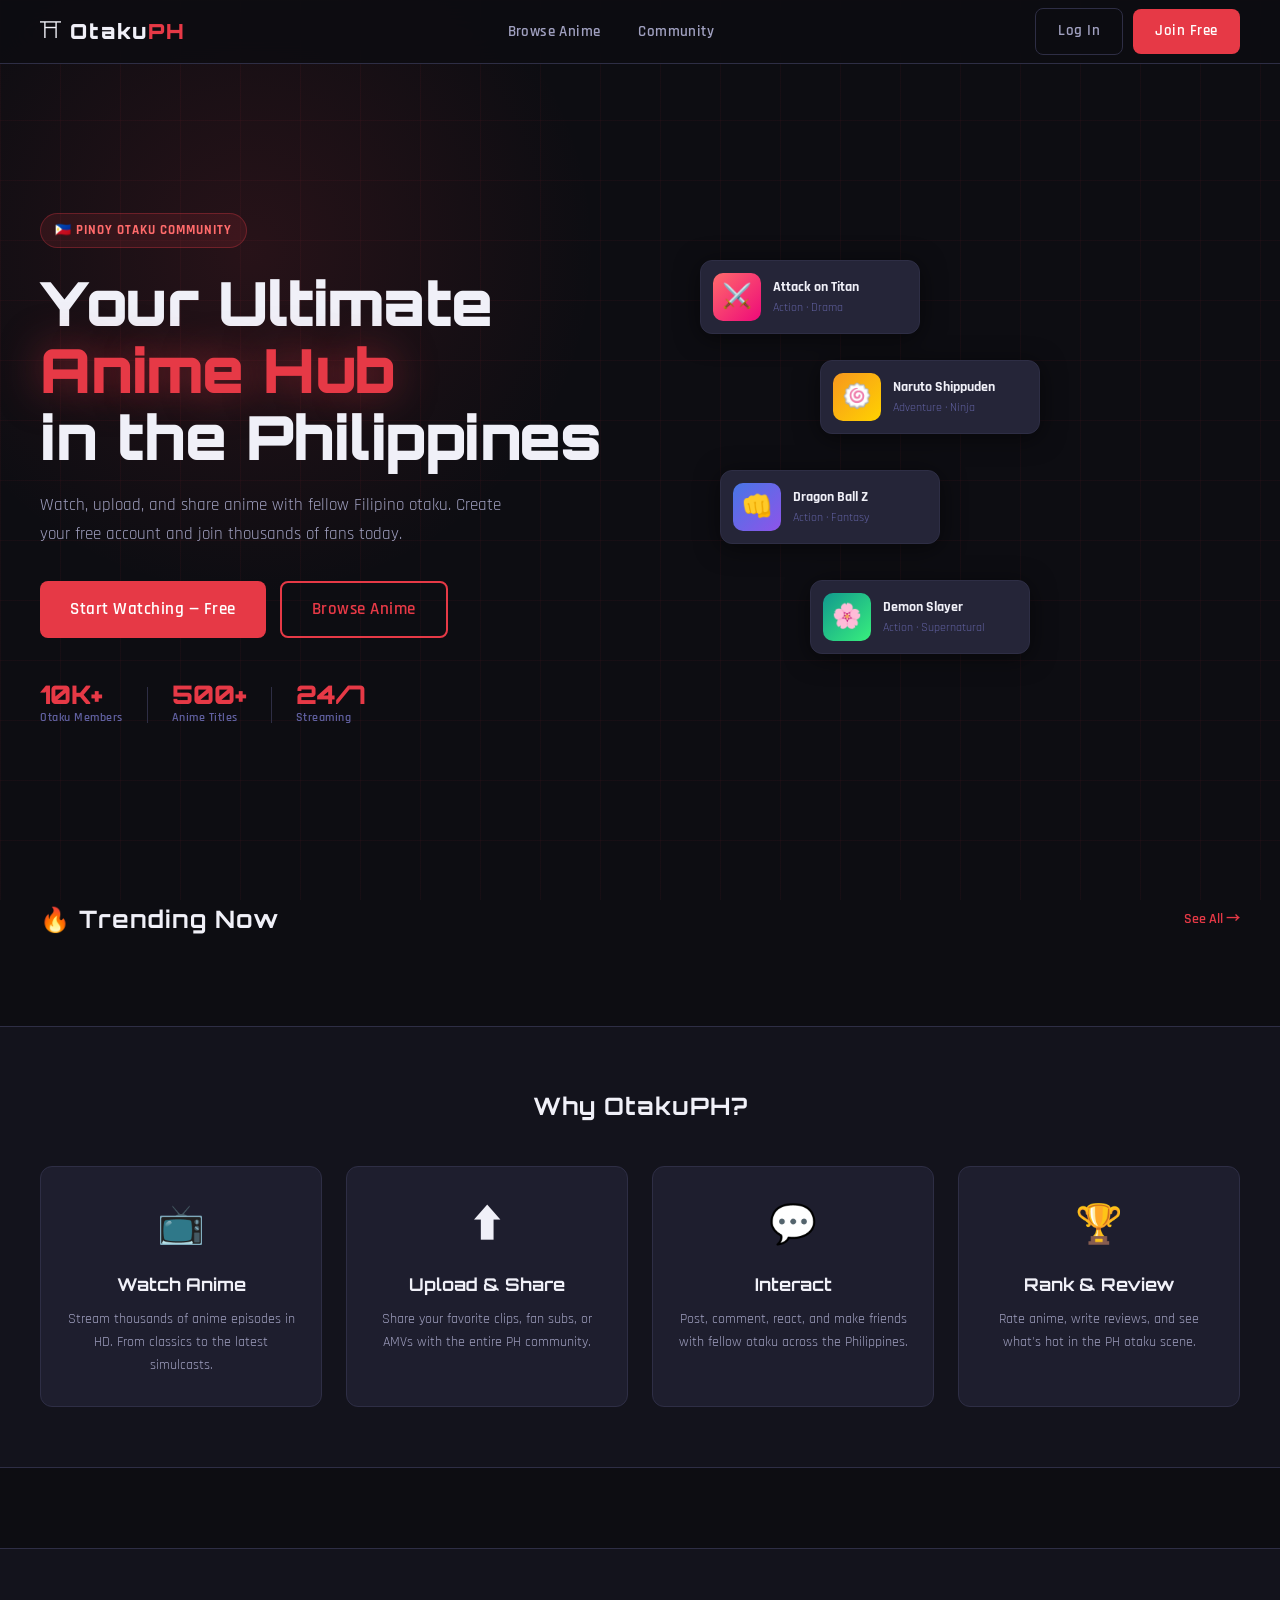
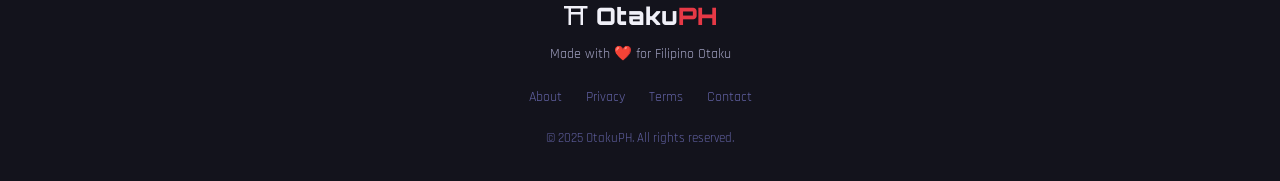
<file: index.html>
<!DOCTYPE html>
<html lang="en">
<head>
  <meta charset="UTF-8" />
  <meta name="viewport" content="width=device-width, initial-scale=1.0"/>
  <title>OtakuPH — Your Anime Community</title>
  <link rel="stylesheet" href="css/main.css" />
  <link rel="stylesheet" href="css/home.css" />
  <link rel="preconnect" href="https://fonts.googleapis.com">
  <link href="https://fonts.googleapis.com/css2?family=Rajdhani:wght@400;600;700&family=Noto+Sans+JP:wght@400;700&family=Orbitron:wght@700;900&display=swap" rel="stylesheet">
</head>
<body class="page-home">

  <!-- NAVBAR -->
  <nav class="navbar" id="navbar">
    <div class="nav-logo">
      <span class="logo-icon">⛩</span>
      <span class="logo-text">Otaku<span class="accent">PH</span></span>
    </div>
    <div class="nav-links" id="navLinks">
      <a href="browse.html" class="nav-link">Browse Anime</a>
      <a href="community.html" class="nav-link">Community</a>
      <a href="upload.html" class="nav-link nav-link--upload" id="uploadNavLink" style="display:none;">Upload</a>
    </div>
    <div class="nav-auth" id="navAuth">
      <a href="login.html" class="btn btn-ghost">Log In</a>
      <a href="register.html" class="btn btn-primary">Join Free</a>
    </div>
    <div class="nav-user" id="navUser" style="display:none;">
      <a href="upload.html" class="btn btn-ghost">⬆ Upload</a>
      <div class="avatar-menu">
        <div class="avatar" id="userAvatar">?</div>
        <div class="dropdown" id="userDropdown">
          <span class="dropdown-name" id="dropdownName">User</span>
          <a href="profile.html" class="dropdown-item">My Profile</a>
          <a href="community.html" class="dropdown-item">Community</a>
          <hr class="dropdown-divider"/>
          <button class="dropdown-item dropdown-logout" id="logoutBtn">Log Out</button>
        </div>
      </div>
    </div>
    <button class="hamburger" id="hamburger">☰</button>
  </nav>

  <!-- HERO -->
  <section class="hero">
    <div class="hero-bg">
      <div class="sakura" id="sakuraContainer"></div>
      <div class="hero-grid"></div>
    </div>
    <div class="hero-content">
      <div class="hero-badge">🇵🇭 Pinoy Otaku Community</div>
      <h1 class="hero-title">
        Your Ultimate<br/>
        <span class="title-accent">Anime Hub</span><br/>
        in the Philippines
      </h1>
      <p class="hero-sub">Watch, upload, and share anime with fellow Filipino otaku. Create your free account and join thousands of fans today.</p>
      <div class="hero-cta">
        <a href="register.html" class="btn btn-primary btn-lg">Start Watching — Free</a>
        <a href="browse.html" class="btn btn-outline btn-lg">Browse Anime</a>
      </div>
      <div class="hero-stats">
        <div class="stat"><span class="stat-num">10K+</span><span class="stat-label">Otaku Members</span></div>
        <div class="stat-divider"></div>
        <div class="stat"><span class="stat-num">500+</span><span class="stat-label">Anime Titles</span></div>
        <div class="stat-divider"></div>
        <div class="stat"><span class="stat-num">24/7</span><span class="stat-label">Streaming</span></div>
      </div>
    </div>
    <div class="hero-visual">
      <div class="anime-cards-float">
        <div class="float-card fc1">
          <div class="fc-thumb" style="background: linear-gradient(135deg,#ff6b6b,#ee0979);">⚔️</div>
          <div class="fc-info"><b>Attack on Titan</b><span>Action · Drama</span></div>
        </div>
        <div class="float-card fc2">
          <div class="fc-thumb" style="background: linear-gradient(135deg,#f7971e,#ffd200);">🍥</div>
          <div class="fc-info"><b>Naruto Shippuden</b><span>Adventure · Ninja</span></div>
        </div>
        <div class="float-card fc3">
          <div class="fc-thumb" style="background: linear-gradient(135deg,#4776e6,#8e54e9);">👊</div>
          <div class="fc-info"><b>Dragon Ball Z</b><span>Action · Fantasy</span></div>
        </div>
        <div class="float-card fc4">
          <div class="fc-thumb" style="background: linear-gradient(135deg,#11998e,#38ef7d);">🌸</div>
          <div class="fc-info"><b>Demon Slayer</b><span>Action · Supernatural</span></div>
        </div>
      </div>
    </div>
  </section>

  <!-- TRENDING -->
  <section class="section trending-section">
    <div class="section-header">
      <h2 class="section-title">🔥 Trending Now</h2>
      <a href="browse.html" class="see-all">See All →</a>
    </div>
    <div class="anime-grid" id="trendingGrid">
      <!-- Populated by JS -->
    </div>
  </section>

  <!-- FEATURES -->
  <section class="section features-section">
    <h2 class="section-title centered">Why OtakuPH?</h2>
    <div class="features-grid">
      <div class="feature-card">
        <div class="feature-icon">📺</div>
        <h3>Watch Anime</h3>
        <p>Stream thousands of anime episodes in HD. From classics to the latest simulcasts.</p>
      </div>
      <div class="feature-card">
        <div class="feature-icon">⬆️</div>
        <h3>Upload & Share</h3>
        <p>Share your favorite clips, fan subs, or AMVs with the entire PH community.</p>
      </div>
      <div class="feature-card">
        <div class="feature-icon">💬</div>
        <h3>Interact</h3>
        <p>Post, comment, react, and make friends with fellow otaku across the Philippines.</p>
      </div>
      <div class="feature-card">
        <div class="feature-icon">🏆</div>
        <h3>Rank & Review</h3>
        <p>Rate anime, write reviews, and see what's hot in the PH otaku scene.</p>
      </div>
    </div>
  </section>

  <!-- FOOTER -->
  <footer class="footer">
    <div class="footer-logo">⛩ Otaku<span class="accent">PH</span></div>
    <p class="footer-tagline">Made with ❤️ for Filipino Otaku</p>
    <div class="footer-links">
      <a href="#">About</a>
      <a href="#">Privacy</a>
      <a href="#">Terms</a>
      <a href="#">Contact</a>
    </div>
    <p class="footer-copy">© 2025 OtakuPH. All rights reserved.</p>
  </footer>

  <script src="js/data.js"></script>
  <script src="js/auth.js"></script>
  <script src="js/home.js"></script>
</body>
</html>
</file>
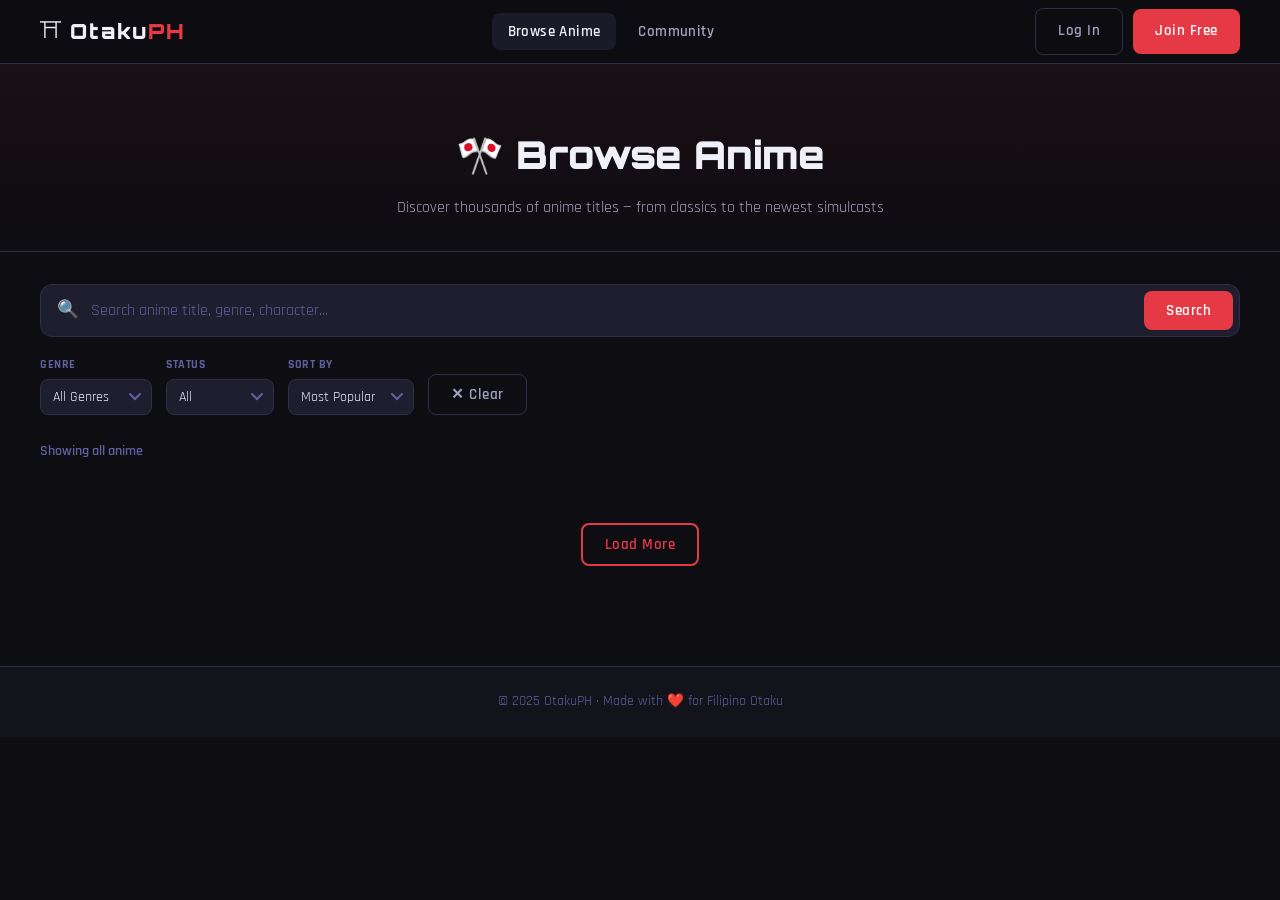
<file: browse.html>
<!DOCTYPE html>
<html lang="en">
<head>
  <meta charset="UTF-8"/>
  <meta name="viewport" content="width=device-width, initial-scale=1.0"/>
  <title>Browse Anime — OtakuPH</title>
  <link rel="stylesheet" href="css/main.css"/>
  <link rel="stylesheet" href="css/browse.css"/>
  <link rel="preconnect" href="https://fonts.googleapis.com">
  <link href="https://fonts.googleapis.com/css2?family=Rajdhani:wght@400;600;700&family=Noto+Sans+JP:wght@400;700&family=Orbitron:wght@700;900&display=swap" rel="stylesheet">
</head>
<body class="page-browse">

  <!-- NAVBAR -->
  <nav class="navbar" id="navbar">
    <div class="nav-logo">
      <a href="index.html" style="text-decoration:none;color:inherit;display:flex;align-items:center;gap:8px;">
        <span class="logo-icon">⛩</span>
        <span class="logo-text">Otaku<span class="accent">PH</span></span>
      </a>
    </div>
    <div class="nav-links">
      <a href="browse.html" class="nav-link active">Browse Anime</a>
      <a href="community.html" class="nav-link">Community</a>
    </div>
    <div class="nav-auth" id="navAuth">
      <a href="login.html" class="btn btn-ghost">Log In</a>
      <a href="register.html" class="btn btn-primary">Join Free</a>
    </div>
    <div class="nav-user" id="navUser" style="display:none;">
      <a href="upload.html" class="btn btn-ghost">⬆ Upload</a>
      <div class="avatar-menu">
        <div class="avatar" id="userAvatar">?</div>
        <div class="dropdown" id="userDropdown">
          <span class="dropdown-name" id="dropdownName">User</span>
          <a href="profile.html" class="dropdown-item">My Profile</a>
          <hr class="dropdown-divider"/>
          <button class="dropdown-item dropdown-logout" id="logoutBtn">Log Out</button>
        </div>
      </div>
    </div>
  </nav>

  <!-- BROWSE HEADER -->
  <div class="browse-header">
    <h1 class="browse-title">🎌 Browse Anime</h1>
    <p class="browse-sub">Discover thousands of anime titles — from classics to the newest simulcasts</p>
  </div>

  <!-- SEARCH & FILTERS -->
  <div class="browse-controls">
    <div class="search-bar">
      <span class="search-icon">🔍</span>
      <input type="text" id="searchInput" class="search-input" placeholder="Search anime title, genre, character..."/>
      <button class="btn btn-primary" id="searchBtn">Search</button>
    </div>
    <div class="filter-bar">
      <div class="filter-group">
        <label>Genre</label>
        <select id="filterGenre" class="filter-select">
          <option value="">All Genres</option>
          <option>Action</option>
          <option>Romance</option>
          <option>Comedy</option>
          <option>Horror</option>
          <option>Fantasy</option>
          <option>Sci-Fi</option>
          <option>Slice of Life</option>
          <option>Sports</option>
          <option>Isekai</option>
          <option>Mecha</option>
          <option>Mystery</option>
        </select>
      </div>
      <div class="filter-group">
        <label>Status</label>
        <select id="filterStatus" class="filter-select">
          <option value="">All</option>
          <option>Ongoing</option>
          <option>Completed</option>
        </select>
      </div>
      <div class="filter-group">
        <label>Sort By</label>
        <select id="filterSort" class="filter-select">
          <option value="popular">Most Popular</option>
          <option value="rating">Highest Rated</option>
          <option value="newest">Newest</option>
          <option value="az">A–Z</option>
        </select>
      </div>
      <button class="btn btn-ghost" id="clearFilters">✕ Clear</button>
    </div>
  </div>

  <!-- RESULTS COUNT -->
  <div class="results-info" id="resultsInfo">Showing all anime</div>

  <!-- ANIME GRID -->
  <div class="anime-grid-browse" id="browseGrid">
    <!-- Populated by JS -->
  </div>

  <!-- LOAD MORE -->
  <div class="load-more-wrap">
    <button class="btn btn-outline" id="loadMoreBtn">Load More</button>
  </div>

  <!-- WATCH MODAL -->
  <div class="modal-overlay" id="watchModal" style="display:none;">
    <div class="modal-box">
      <button class="modal-close" id="closeModal">✕</button>
      <div class="modal-content" id="modalContent">
        <!-- Populated by JS -->
      </div>
    </div>
  </div>

  <footer class="footer footer-slim">
    <p>© 2025 OtakuPH · Made with ❤️ for Filipino Otaku</p>
  </footer>

  <script src="js/data.js"></script>
  <script src="js/auth.js"></script>
  <script src="js/browse.js"></script>
</body>
</html>
</file>
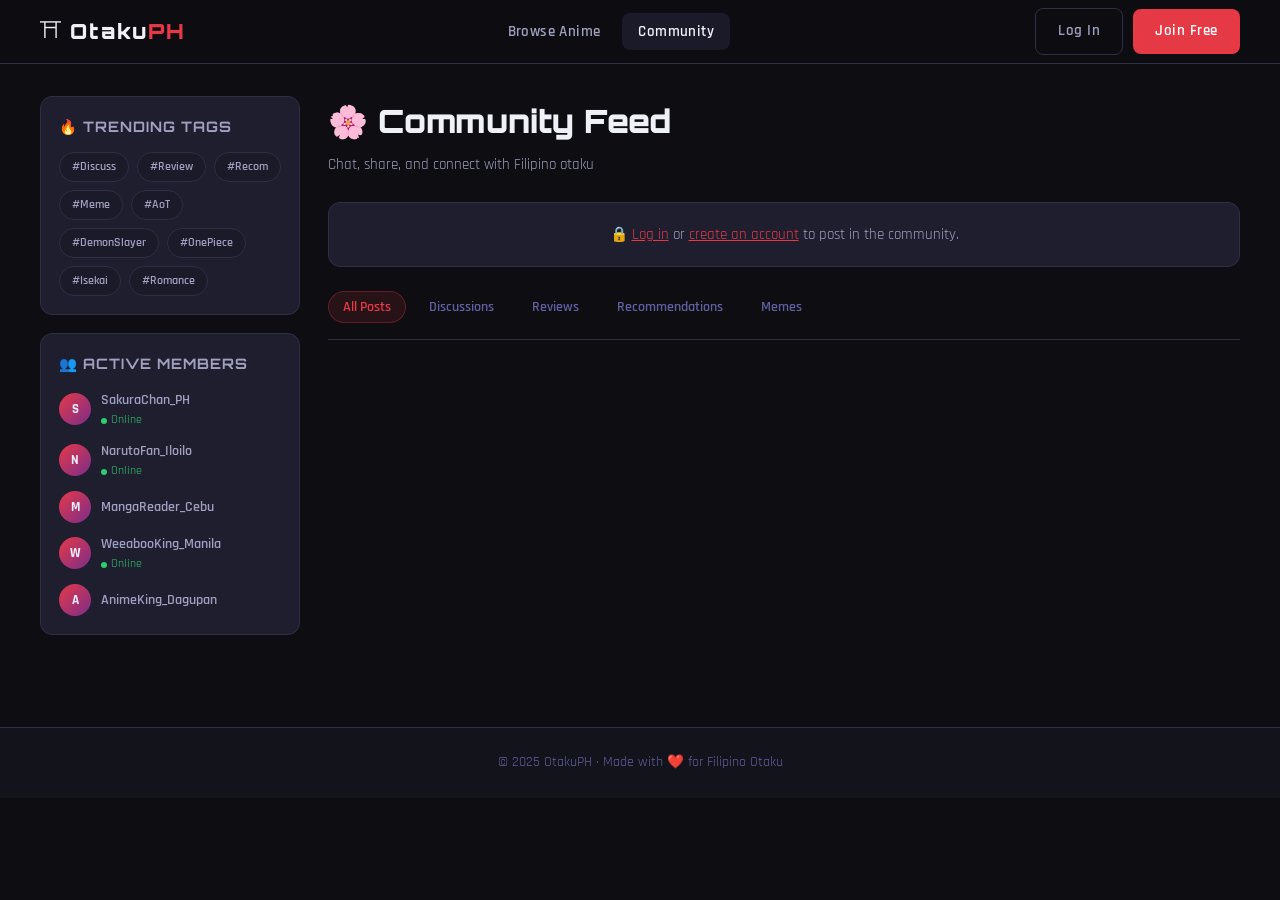
<file: community.html>
<!DOCTYPE html>
<html lang="en">
<head>
  <meta charset="UTF-8"/>
  <meta name="viewport" content="width=device-width, initial-scale=1.0"/>
  <title>Community — OtakuPH</title>
  <link rel="stylesheet" href="css/main.css"/>
  <link rel="stylesheet" href="css/community.css"/>
  <link rel="preconnect" href="https://fonts.googleapis.com">
  <link href="https://fonts.googleapis.com/css2?family=Rajdhani:wght@400;600;700&family=Noto+Sans+JP:wght@400;700&family=Orbitron:wght@700;900&display=swap" rel="stylesheet">
</head>
<body class="page-community">

  <!-- NAVBAR -->
  <nav class="navbar" id="navbar">
    <div class="nav-logo">
      <a href="index.html" style="text-decoration:none;color:inherit;display:flex;align-items:center;gap:8px;">
        <span class="logo-icon">⛩</span>
        <span class="logo-text">Otaku<span class="accent">PH</span></span>
      </a>
    </div>
    <div class="nav-links">
      <a href="browse.html" class="nav-link">Browse Anime</a>
      <a href="community.html" class="nav-link active">Community</a>
    </div>
    <div class="nav-auth" id="navAuth">
      <a href="login.html" class="btn btn-ghost">Log In</a>
      <a href="register.html" class="btn btn-primary">Join Free</a>
    </div>
    <div class="nav-user" id="navUser" style="display:none;">
      <a href="upload.html" class="btn btn-ghost">⬆ Upload</a>
      <div class="avatar-menu">
        <div class="avatar" id="userAvatar">?</div>
        <div class="dropdown" id="userDropdown">
          <span class="dropdown-name" id="dropdownName">User</span>
          <a href="profile.html" class="dropdown-item">My Profile</a>
          <hr class="dropdown-divider"/>
          <button class="dropdown-item dropdown-logout" id="logoutBtn">Log Out</button>
        </div>
      </div>
    </div>
  </nav>

  <div class="community-layout">

    <!-- SIDEBAR LEFT -->
    <aside class="community-sidebar">
      <div class="sidebar-card">
        <h3 class="sidebar-title">🔥 Trending Tags</h3>
        <div class="tag-cloud" id="tagCloud"></div>
      </div>
      <div class="sidebar-card">
        <h3 class="sidebar-title">👥 Active Members</h3>
        <div class="members-list" id="membersList"></div>
      </div>
    </aside>

    <!-- MAIN FEED -->
    <main class="community-main">
      <div class="community-header">
        <h1 class="page-title">🌸 Community Feed</h1>
        <p class="page-sub">Chat, share, and connect with Filipino otaku</p>
      </div>

      <!-- POST COMPOSER -->
      <div class="post-composer" id="postComposer">
        <div class="composer-locked" id="composerLocked">
          <p>🔒 <a href="login.html" class="link-accent">Log in</a> or <a href="register.html" class="link-accent">create an account</a> to post in the community.</p>
        </div>
        <div class="composer-form" id="composerForm" style="display:none;">
          <div class="composer-top">
            <div class="avatar composer-avatar" id="composerAvatar">?</div>
            <textarea id="postText" class="composer-input" placeholder="Share your thoughts, recommendations, or just say こんにちは! (Max 500 chars)" maxlength="500"></textarea>
          </div>
          <div class="composer-bottom">
            <div class="composer-tags">
              <span class="tag-btn" data-tag="#Discuss">💬 Discuss</span>
              <span class="tag-btn" data-tag="#Review">⭐ Review</span>
              <span class="tag-btn" data-tag="#Recom">🎌 Recommend</span>
              <span class="tag-btn" data-tag="#Meme">😂 Meme</span>
            </div>
            <div class="composer-actions">
              <span class="char-count" id="charCount">0/500</span>
              <button class="btn btn-primary" id="submitPost">Post</button>
            </div>
          </div>
        </div>
      </div>

      <!-- FEED FILTERS -->
      <div class="feed-filters">
        <button class="feed-filter active" data-filter="all">All Posts</button>
        <button class="feed-filter" data-filter="#Discuss">Discussions</button>
        <button class="feed-filter" data-filter="#Review">Reviews</button>
        <button class="feed-filter" data-filter="#Recom">Recommendations</button>
        <button class="feed-filter" data-filter="#Meme">Memes</button>
      </div>

      <!-- POSTS FEED -->
      <div class="posts-feed" id="postsFeed">
        <!-- Populated by JS -->
      </div>
    </main>
  </div>

  <!-- COMMENT MODAL -->
  <div class="modal-overlay" id="commentModal" style="display:none;">
    <div class="modal-box modal-comments">
      <button class="modal-close" id="closeCommentModal">✕</button>
      <div id="commentModalContent"></div>
    </div>
  </div>

  <footer class="footer footer-slim">
    <p>© 2025 OtakuPH · Made with ❤️ for Filipino Otaku</p>
  </footer>

  <script src="js/data.js"></script>
  <script src="js/auth.js"></script>
  <script src="js/community.js"></script>
</body>
</html>
</file>
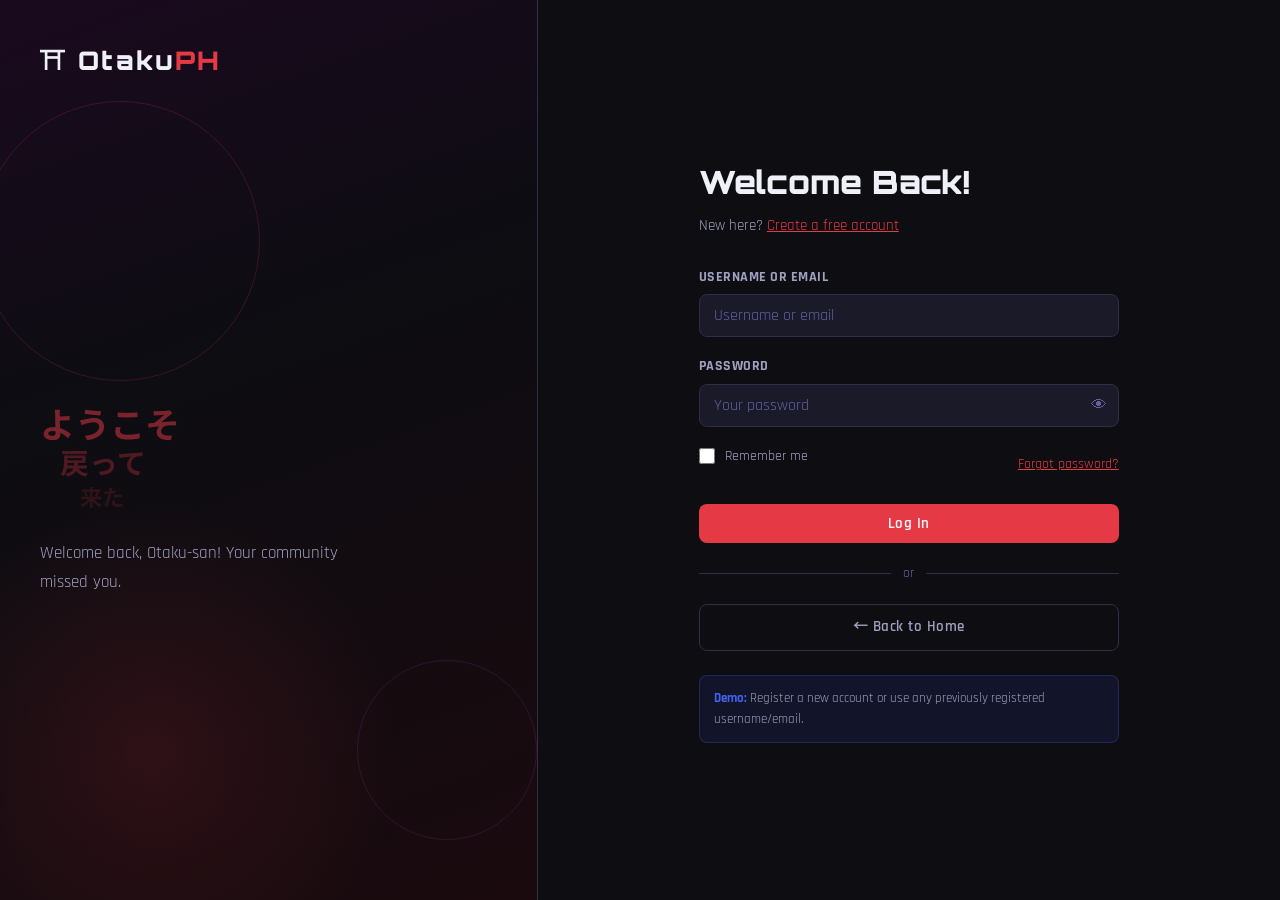
<file: login.html>
<!DOCTYPE html>
<html lang="en">
<head>
  <meta charset="UTF-8"/>
  <meta name="viewport" content="width=device-width, initial-scale=1.0"/>
  <title>Log In — OtakuPH</title>
  <link rel="stylesheet" href="css/main.css"/>
  <link rel="stylesheet" href="css/auth.css"/>
  <link rel="preconnect" href="https://fonts.googleapis.com">
  <link href="https://fonts.googleapis.com/css2?family=Rajdhani:wght@400;600;700&family=Noto+Sans+JP:wght@400;700&family=Orbitron:wght@700;900&display=swap" rel="stylesheet">
</head>
<body class="page-auth">

  <div class="auth-wrapper">
    <div class="auth-panel-left">
      <a href="index.html" class="auth-logo">⛩ Otaku<span class="accent">PH</span></a>
      <div class="auth-art">
        <div class="art-circle c1"></div>
        <div class="art-circle c2"></div>
        <div class="art-kanji">
          <span>ようこそ</span>
          <span>戻って</span>
          <span>来た</span>
        </div>
        <p class="auth-tagline">Welcome back, Otaku-san! Your community missed you.</p>
      </div>
    </div>

    <div class="auth-panel-right">
      <div class="auth-card">
        <h2 class="auth-title">Welcome Back!</h2>
        <p class="auth-sub">New here? <a href="register.html" class="link-accent">Create a free account</a></p>

        <div class="alert" id="loginAlert" style="display:none;"></div>

        <div class="form-group">
          <label class="form-label">Username or Email</label>
          <input type="text" id="loginIdentifier" class="form-input" placeholder="Username or email"/>
        </div>
        <div class="form-group">
          <label class="form-label">Password</label>
          <div class="input-eye">
            <input type="password" id="loginPassword" class="form-input" placeholder="Your password"/>
            <button type="button" class="eye-btn" data-target="loginPassword">👁</button>
          </div>
        </div>
        <div class="form-row">
          <label class="form-check">
            <input type="checkbox" id="rememberMe"/> Remember me
          </label>
          <a href="#" class="link-accent small">Forgot password?</a>
        </div>
        <button class="btn btn-primary btn-full" id="loginBtn">Log In</button>
        <div class="auth-divider"><span>or</span></div>
        <a href="index.html" class="btn btn-ghost btn-full">← Back to Home</a>

        <!-- Demo hint -->
        <div class="demo-hint">
          <b>Demo:</b> Register a new account or use any previously registered username/email.
        </div>
      </div>
    </div>
  </div>

  <script src="js/data.js"></script>
  <script src="js/auth.js"></script>
  <script src="js/login.js"></script>
</body>
</html>
</file>
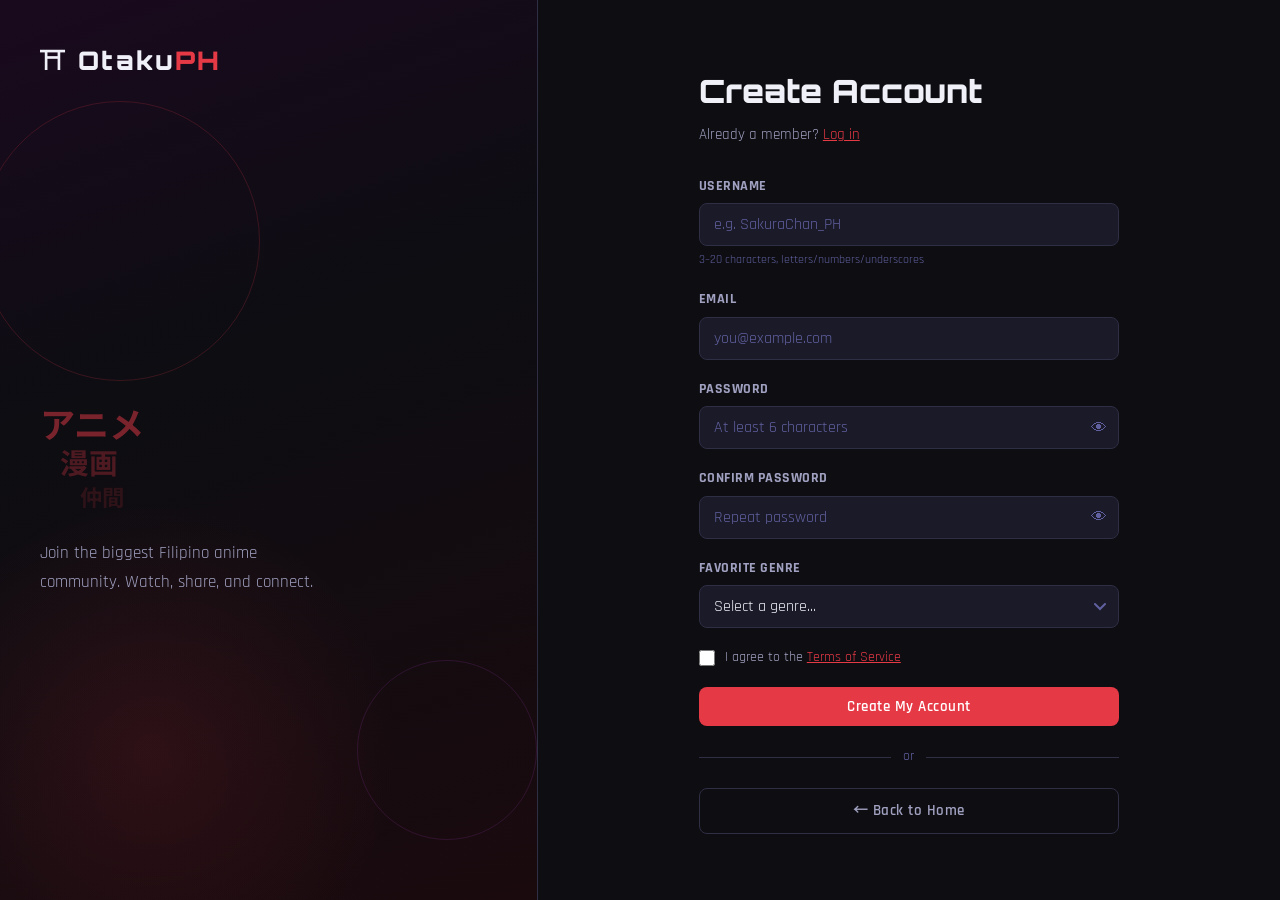
<file: register.html>
<!DOCTYPE html>
<html lang="en">
<head>
  <meta charset="UTF-8"/>
  <meta name="viewport" content="width=device-width, initial-scale=1.0"/>
  <title>Create Account — OtakuPH</title>
  <link rel="stylesheet" href="css/main.css"/>
  <link rel="stylesheet" href="css/auth.css"/>
  <link rel="preconnect" href="https://fonts.googleapis.com">
  <link href="https://fonts.googleapis.com/css2?family=Rajdhani:wght@400;600;700&family=Noto+Sans+JP:wght@400;700&family=Orbitron:wght@700;900&display=swap" rel="stylesheet">
</head>
<body class="page-auth">

  <div class="auth-wrapper">
    <!-- LEFT PANEL -->
    <div class="auth-panel-left">
      <a href="index.html" class="auth-logo">⛩ Otaku<span class="accent">PH</span></a>
      <div class="auth-art">
        <div class="art-circle c1"></div>
        <div class="art-circle c2"></div>
        <div class="art-kanji">
          <span>アニメ</span>
          <span>漫画</span>
          <span>仲間</span>
        </div>
        <p class="auth-tagline">Join the biggest Filipino anime community. Watch, share, and connect.</p>
      </div>
    </div>

    <!-- RIGHT PANEL -->
    <div class="auth-panel-right">
      <div class="auth-card">
        <h2 class="auth-title">Create Account</h2>
        <p class="auth-sub">Already a member? <a href="login.html" class="link-accent">Log in</a></p>

        <div class="alert" id="registerAlert" style="display:none;"></div>

        <div class="form-group">
          <label class="form-label">Username</label>
          <input type="text" id="regUsername" class="form-input" placeholder="e.g. SakuraChan_PH" maxlength="20"/>
          <span class="form-hint">3–20 characters, letters/numbers/underscores</span>
        </div>
        <div class="form-group">
          <label class="form-label">Email</label>
          <input type="email" id="regEmail" class="form-input" placeholder="you@example.com"/>
        </div>
        <div class="form-group">
          <label class="form-label">Password</label>
          <div class="input-eye">
            <input type="password" id="regPassword" class="form-input" placeholder="At least 6 characters"/>
            <button type="button" class="eye-btn" data-target="regPassword">👁</button>
          </div>
        </div>
        <div class="form-group">
          <label class="form-label">Confirm Password</label>
          <div class="input-eye">
            <input type="password" id="regConfirm" class="form-input" placeholder="Repeat password"/>
            <button type="button" class="eye-btn" data-target="regConfirm">👁</button>
          </div>
        </div>
        <div class="form-group">
          <label class="form-label">Favorite Genre</label>
          <select id="regGenre" class="form-input form-select">
            <option value="">Select a genre...</option>
            <option>Action</option>
            <option>Romance</option>
            <option>Comedy</option>
            <option>Horror</option>
            <option>Fantasy</option>
            <option>Sci-Fi</option>
            <option>Slice of Life</option>
            <option>Sports</option>
            <option>Isekai</option>
          </select>
        </div>
        <div class="form-check">
          <input type="checkbox" id="regTerms"/>
          <label for="regTerms">I agree to the <a href="#" class="link-accent">Terms of Service</a></label>
        </div>
        <button class="btn btn-primary btn-full" id="registerBtn">Create My Account</button>
        <div class="auth-divider"><span>or</span></div>
        <a href="index.html" class="btn btn-ghost btn-full">← Back to Home</a>
      </div>
    </div>
  </div>

  <script src="js/data.js"></script>
  <script src="js/auth.js"></script>
  <script src="js/register.js"></script>
</body>
</html>
</file>
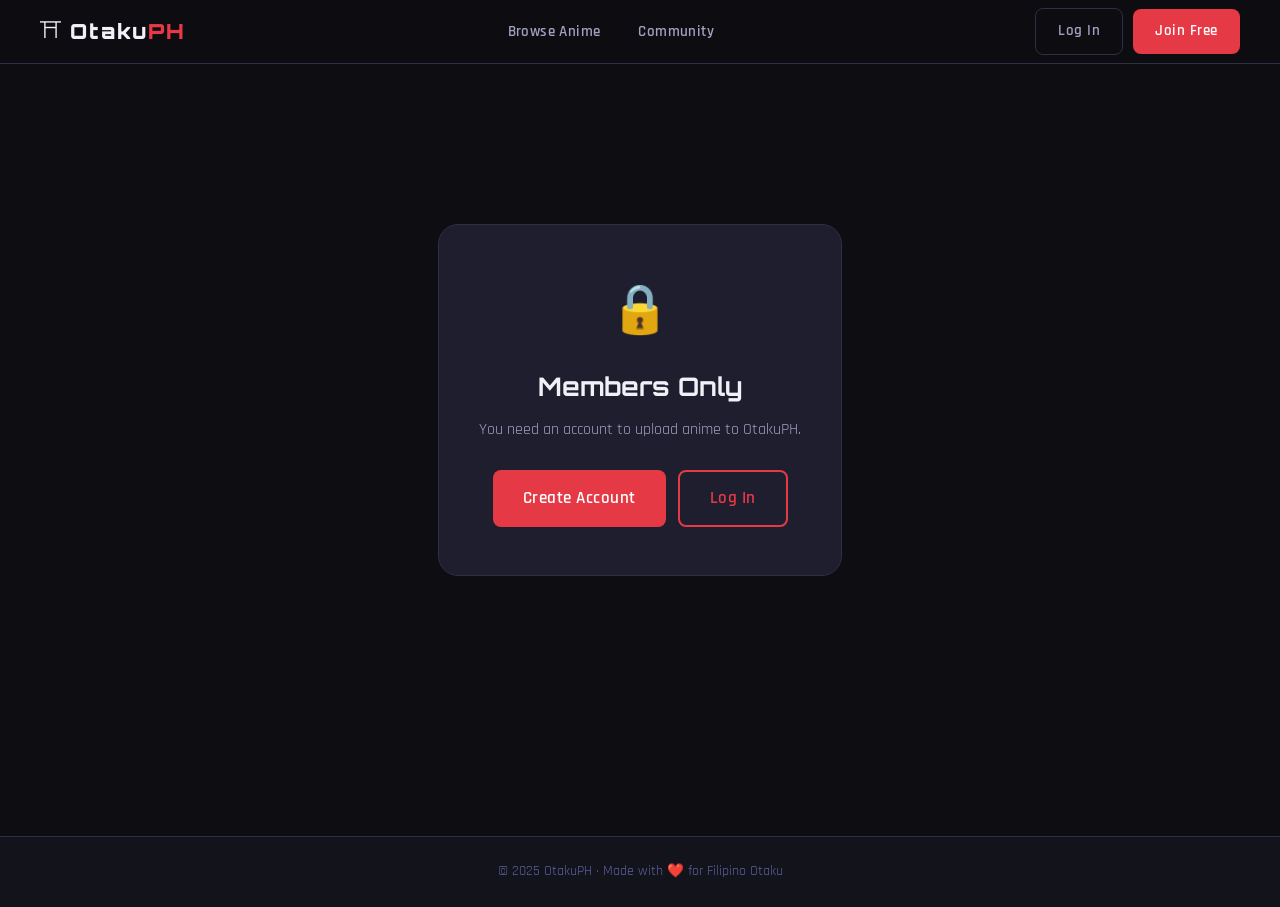
<file: upload.html>
<!DOCTYPE html>
<html lang="en">
<head>
  <meta charset="UTF-8"/>
  <meta name="viewport" content="width=device-width, initial-scale=1.0"/>
  <title>Upload Anime — OtakuPH</title>
  <link rel="stylesheet" href="css/main.css"/>
  <link rel="stylesheet" href="css/upload.css"/>
  <link rel="preconnect" href="https://fonts.googleapis.com">
  <link href="https://fonts.googleapis.com/css2?family=Rajdhani:wght@400;600;700&family=Noto+Sans+JP:wght@400;700&family=Orbitron:wght@700;900&display=swap" rel="stylesheet">
</head>
<body class="page-upload">

  <nav class="navbar" id="navbar">
    <div class="nav-logo">
      <a href="index.html" style="text-decoration:none;color:inherit;display:flex;align-items:center;gap:8px;">
        <span class="logo-icon">⛩</span>
        <span class="logo-text">Otaku<span class="accent">PH</span></span>
      </a>
    </div>
    <div class="nav-links">
      <a href="browse.html" class="nav-link">Browse Anime</a>
      <a href="community.html" class="nav-link">Community</a>
    </div>
    <div class="nav-user" id="navUser" style="display:none;">
      <div class="avatar-menu">
        <div class="avatar" id="userAvatar">?</div>
        <div class="dropdown" id="userDropdown">
          <span class="dropdown-name" id="dropdownName">User</span>
          <a href="profile.html" class="dropdown-item">My Profile</a>
          <hr class="dropdown-divider"/>
          <button class="dropdown-item dropdown-logout" id="logoutBtn">Log Out</button>
        </div>
      </div>
    </div>
    <div class="nav-auth" id="navAuth">
      <a href="login.html" class="btn btn-ghost">Log In</a>
      <a href="register.html" class="btn btn-primary">Join Free</a>
    </div>
  </nav>

  <div class="upload-page">
    <!-- Gate for logged-out users -->
    <div class="upload-gate" id="uploadGate" style="display:none;">
      <div class="gate-box">
        <div class="gate-icon">🔒</div>
        <h2>Members Only</h2>
        <p>You need an account to upload anime to OtakuPH.</p>
        <div class="gate-btns">
          <a href="register.html" class="btn btn-primary btn-lg">Create Account</a>
          <a href="login.html" class="btn btn-outline btn-lg">Log In</a>
        </div>
      </div>
    </div>

    <!-- Upload form for logged-in users -->
    <div class="upload-container" id="uploadContainer">
      <div class="upload-header">
        <h1 class="upload-title">⬆ Upload Anime</h1>
        <p class="upload-sub">Share anime content with the OtakuPH community</p>
      </div>

      <div class="upload-form-card">
        <div class="alert" id="uploadAlert" style="display:none;"></div>
        <div class="alert alert-success" id="uploadSuccess" style="display:none;">
          ✅ Anime uploaded successfully! <a href="browse.html" class="link-accent">View in Browse</a>
        </div>

        <div class="form-grid">
          <!-- LEFT -->
          <div class="form-col">
            <div class="form-group">
              <label class="form-label">Anime Title <span class="required">*</span></label>
              <input type="text" id="upTitle" class="form-input" placeholder="e.g. Attack on Titan Season 4"/>
            </div>
            <div class="form-group">
              <label class="form-label">Description <span class="required">*</span></label>
              <textarea id="upDesc" class="form-input form-textarea" placeholder="Brief description of this anime..." maxlength="300"></textarea>
              <span class="form-hint"><span id="descCount">0</span>/300</span>
            </div>
            <div class="form-row-2">
              <div class="form-group">
                <label class="form-label">Genre <span class="required">*</span></label>
                <select id="upGenre" class="form-input form-select">
                  <option value="">Select genre...</option>
                  <option>Action</option>
                  <option>Romance</option>
                  <option>Comedy</option>
                  <option>Horror</option>
                  <option>Fantasy</option>
                  <option>Sci-Fi</option>
                  <option>Slice of Life</option>
                  <option>Sports</option>
                  <option>Isekai</option>
                  <option>Mecha</option>
                  <option>Mystery</option>
                </select>
              </div>
              <div class="form-group">
                <label class="form-label">Status</label>
                <select id="upStatus" class="form-input form-select">
                  <option value="Ongoing">Ongoing</option>
                  <option value="Completed">Completed</option>
                </select>
              </div>
            </div>
            <div class="form-row-2">
              <div class="form-group">
                <label class="form-label">Episode Count</label>
                <input type="number" id="upEpisodes" class="form-input" placeholder="e.g. 24" min="1" max="2000"/>
              </div>
              <div class="form-group">
                <label class="form-label">Year</label>
                <input type="number" id="upYear" class="form-input" placeholder="e.g. 2024" min="1960" max="2030"/>
              </div>
            </div>
            <div class="form-group">
              <label class="form-label">Studio</label>
              <input type="text" id="upStudio" class="form-input" placeholder="e.g. MAPPA, Wit Studio"/>
            </div>
            <div class="form-group">
              <label class="form-label">Video / Embed URL <span class="required">*</span></label>
              <input type="url" id="upVideoUrl" class="form-input" placeholder="YouTube, Google Drive, or direct link"/>
              <span class="form-hint">Paste a YouTube or embeddable video link</span>
            </div>
          </div>

          <!-- RIGHT -->
          <div class="form-col">
            <div class="form-group">
              <label class="form-label">Cover Image URL</label>
              <input type="url" id="upCoverUrl" class="form-input" placeholder="https://example.com/cover.jpg"/>
              <span class="form-hint">Paste a direct image URL for the cover art</span>
            </div>
            <div class="cover-preview" id="coverPreview">
              <div class="cover-placeholder">
                <span>🎌</span>
                <p>Cover preview</p>
              </div>
            </div>
            <div class="form-group">
              <label class="form-label">Tags (optional)</label>
              <input type="text" id="upTags" class="form-input" placeholder="e.g. shonen, magic, school"/>
              <span class="form-hint">Comma-separated tags</span>
            </div>
            <div class="form-group">
              <label class="form-label">Age Rating</label>
              <select id="upRating" class="form-input form-select">
                <option value="G">G – All ages</option>
                <option value="PG">PG – Teens</option>
                <option value="R17">R-17+ – Mature</option>
              </select>
            </div>
            <div class="upload-rules">
              <h4>📋 Upload Guidelines</h4>
              <ul>
                <li>Only upload content you have rights to share.</li>
                <li>No hentai or adult content — this is a community platform.</li>
                <li>Use stable video links (YouTube preferred).</li>
                <li>Provide accurate titles and genres.</li>
                <li>Repeated rule violations may lead to account suspension.</li>
              </ul>
            </div>
          </div>
        </div>

        <div class="upload-footer-actions">
          <button class="btn btn-ghost" onclick="history.back()">Cancel</button>
          <button class="btn btn-primary btn-lg" id="submitUploadBtn">🚀 Publish Anime</button>
        </div>
      </div>
    </div>
  </div>

  <footer class="footer footer-slim">
    <p>© 2025 OtakuPH · Made with ❤️ for Filipino Otaku</p>
  </footer>

  <script src="js/data.js"></script>
  <script src="js/auth.js"></script>
  <script src="js/upload.js"></script>
</body>
</html>
</file>
<file: css/main.css>
/* ============================================================
   OTAKUPH — main.css  (Global Styles)
   ============================================================ */

/* ---------- CSS Variables ---------- */
:root {
  --bg:          #0d0d12;
  --bg2:         #13131c;
  --bg3:         #1a1a28;
  --card:        #1e1e2e;
  --card2:       #252538;
  --border:      #2e2e45;
  --accent:      #e63946;
  --accent2:     #ff6b6b;
  --accent3:     #ffd166;
  --blue:        #4361ee;
  --purple:      #7b2d8b;
  --text:        #f0f0f8;
  --text2:       #a0a0c0;
  --text3:       #6060a0;
  --radius:      12px;
  --radius-sm:   8px;
  --radius-lg:   20px;
  --shadow:      0 4px 24px rgba(0,0,0,0.5);
  --shadow-lg:   0 8px 48px rgba(0,0,0,0.7);
  --font-main:   'Rajdhani', 'Noto Sans JP', sans-serif;
  --font-title:  'Orbitron', 'Rajdhani', sans-serif;
  --transition:  0.22s ease;
}

/* ---------- Reset ---------- */
*, *::before, *::after { box-sizing: border-box; margin: 0; padding: 0; }
html { scroll-behavior: smooth; }

body {
  font-family: var(--font-main);
  background: var(--bg);
  color: var(--text);
  min-height: 100vh;
  font-size: 16px;
  line-height: 1.6;
  -webkit-font-smoothing: antialiased;
}

a { color: inherit; text-decoration: none; }
img { max-width: 100%; display: block; }
button { cursor: pointer; font-family: inherit; }
input, select, textarea { font-family: inherit; }

/* ---------- Scrollbar ---------- */
::-webkit-scrollbar { width: 6px; }
::-webkit-scrollbar-track { background: var(--bg2); }
::-webkit-scrollbar-thumb { background: var(--border); border-radius: 4px; }
::-webkit-scrollbar-thumb:hover { background: var(--accent); }

/* ---------- Utility ---------- */
.accent { color: var(--accent); }
.link-accent { color: var(--accent); text-decoration: underline; }
.link-accent:hover { color: var(--accent2); }
.small { font-size: 0.85rem; }
.centered { text-align: center; }
.empty-msg { color: var(--text2); padding: 40px 0; text-align: center; }

/* ---------- Buttons ---------- */
.btn {
  display: inline-flex;
  align-items: center;
  gap: 6px;
  padding: 10px 22px;
  border-radius: var(--radius-sm);
  font-family: var(--font-main);
  font-size: 0.95rem;
  font-weight: 600;
  letter-spacing: 0.5px;
  border: none;
  cursor: pointer;
  transition: var(--transition);
  white-space: nowrap;
  text-decoration: none;
}
.btn:active { transform: scale(0.97); }

.btn-primary {
  background: var(--accent);
  color: #fff;
}
.btn-primary:hover { background: var(--accent2); box-shadow: 0 0 18px rgba(230,57,70,0.45); }

.btn-ghost {
  background: transparent;
  color: var(--text2);
  border: 1px solid var(--border);
}
.btn-ghost:hover { color: var(--text); border-color: var(--text3); background: var(--bg3); }

.btn-outline {
  background: transparent;
  color: var(--accent);
  border: 2px solid var(--accent);
}
.btn-outline:hover { background: var(--accent); color: #fff; }

.btn-danger {
  background: transparent;
  color: #ff4d4d;
  border: 1px solid #ff4d4d;
}
.btn-danger:hover { background: #ff4d4d; color: #fff; }

.btn-full { width: 100%; justify-content: center; }
.btn-lg { padding: 13px 30px; font-size: 1.05rem; }

/* ---------- Navbar ---------- */
.navbar {
  position: fixed;
  top: 0; left: 0; right: 0;
  z-index: 1000;
  display: flex;
  align-items: center;
  justify-content: space-between;
  padding: 0 40px;
  height: 64px;
  background: rgba(13,13,18,0.88);
  backdrop-filter: blur(16px);
  border-bottom: 1px solid var(--border);
  transition: var(--transition);
}
.navbar.scrolled { box-shadow: 0 4px 24px rgba(0,0,0,0.6); }

.nav-logo {
  display: flex;
  align-items: center;
  gap: 8px;
}
.logo-icon { font-size: 1.4rem; }
.logo-text {
  font-family: var(--font-title);
  font-size: 1.3rem;
  font-weight: 900;
  letter-spacing: 2px;
  color: var(--text);
}

.nav-links { display: flex; gap: 6px; }
.nav-link {
  padding: 7px 16px;
  border-radius: var(--radius-sm);
  color: var(--text2);
  font-weight: 600;
  font-size: 0.92rem;
  letter-spacing: 0.4px;
  transition: var(--transition);
}
.nav-link:hover, .nav-link.active {
  color: var(--text);
  background: var(--bg3);
}

.nav-auth { display: flex; gap: 10px; align-items: center; }
.nav-user { display: flex; gap: 10px; align-items: center; }

/* Avatar + Dropdown */
.avatar-menu { position: relative; }
.avatar {
  width: 38px; height: 38px;
  border-radius: 50%;
  background: linear-gradient(135deg, var(--accent), var(--purple));
  display: flex; align-items: center; justify-content: center;
  font-size: 1rem; font-weight: 700;
  cursor: pointer;
  border: 2px solid var(--border);
  transition: var(--transition);
  user-select: none;
}
.avatar:hover { border-color: var(--accent); }

.dropdown {
  position: absolute;
  top: calc(100% + 10px);
  right: 0;
  background: var(--card2);
  border: 1px solid var(--border);
  border-radius: var(--radius);
  min-width: 180px;
  padding: 8px 0;
  box-shadow: var(--shadow-lg);
  display: none;
  z-index: 2000;
}
.avatar-menu:hover .dropdown,
.dropdown.open { display: block; }

.dropdown-name {
  display: block;
  padding: 8px 16px 12px;
  font-weight: 700;
  color: var(--text);
  border-bottom: 1px solid var(--border);
  margin-bottom: 4px;
}
.dropdown-item {
  display: block;
  width: 100%;
  text-align: left;
  padding: 9px 16px;
  color: var(--text2);
  font-size: 0.92rem;
  background: none;
  border: none;
  transition: var(--transition);
}
.dropdown-item:hover { color: var(--text); background: var(--bg3); }
.dropdown-logout { color: var(--accent) !important; }
.dropdown-logout:hover { background: rgba(230,57,70,0.1) !important; }
.dropdown-divider { border: none; border-top: 1px solid var(--border); margin: 4px 0; }

/* Hamburger (mobile) */
.hamburger {
  display: none;
  background: none;
  border: none;
  color: var(--text);
  font-size: 1.5rem;
}

/* ---------- Anime Card (shared) ---------- */
.anime-card {
  background: var(--card);
  border-radius: var(--radius);
  overflow: hidden;
  border: 1px solid var(--border);
  transition: transform var(--transition), box-shadow var(--transition);
  cursor: pointer;
}
.anime-card:hover {
  transform: translateY(-6px);
  box-shadow: 0 12px 36px rgba(230,57,70,0.2);
  border-color: var(--accent);
}
.anime-thumb {
  width: 100%;
  aspect-ratio: 2/3;
  object-fit: cover;
  display: flex;
  align-items: center;
  justify-content: center;
  font-size: 3rem;
  background: var(--bg3);
  position: relative;
  overflow: hidden;
}
.anime-thumb img {
  width: 100%; height: 100%;
  object-fit: cover;
  position: absolute; inset: 0;
}
.anime-thumb-emoji { position: relative; z-index: 1; }

.anime-badge {
  position: absolute;
  top: 8px; left: 8px;
  background: var(--accent);
  color: #fff;
  font-size: 0.7rem;
  font-weight: 700;
  padding: 3px 8px;
  border-radius: 20px;
  letter-spacing: 0.5px;
  z-index: 2;
}
.badge-ongoing { background: #2ecc71; }
.badge-completed { background: var(--blue); }

.anime-info { padding: 12px 14px 14px; }
.anime-title-card {
  font-size: 0.95rem;
  font-weight: 700;
  color: var(--text);
  margin-bottom: 4px;
  white-space: nowrap;
  overflow: hidden;
  text-overflow: ellipsis;
}
.anime-meta {
  display: flex;
  align-items: center;
  gap: 8px;
  flex-wrap: wrap;
}
.anime-genre-tag {
  font-size: 0.72rem;
  font-weight: 600;
  padding: 2px 8px;
  border-radius: 20px;
  background: var(--bg3);
  color: var(--text2);
  border: 1px solid var(--border);
}
.anime-rating {
  font-size: 0.8rem;
  color: var(--accent3);
  font-weight: 700;
  margin-left: auto;
}

/* ---------- Section ---------- */
.section {
  max-width: 1280px;
  margin: 0 auto;
  padding: 60px 40px;
}
.section-header {
  display: flex;
  align-items: center;
  justify-content: space-between;
  margin-bottom: 28px;
}
.section-title {
  font-family: var(--font-title);
  font-size: 1.5rem;
  font-weight: 700;
  letter-spacing: 1px;
}
.section-title.centered { display: block; width: 100%; text-align: center; margin-bottom: 40px; }
.see-all {
  color: var(--accent);
  font-weight: 600;
  font-size: 0.9rem;
  transition: var(--transition);
}
.see-all:hover { color: var(--accent2); }

.anime-grid {
  display: grid;
  grid-template-columns: repeat(auto-fill, minmax(160px, 1fr));
  gap: 20px;
}

/* ---------- Alert ---------- */
.alert {
  padding: 12px 16px;
  border-radius: var(--radius-sm);
  font-size: 0.92rem;
  font-weight: 600;
  margin-bottom: 16px;
  background: rgba(230,57,70,0.15);
  border: 1px solid rgba(230,57,70,0.35);
  color: var(--accent2);
}
.alert-success {
  background: rgba(46,204,113,0.12);
  border-color: rgba(46,204,113,0.35);
  color: #2ecc71;
}

/* ---------- Modal ---------- */
.modal-overlay {
  position: fixed;
  inset: 0;
  background: rgba(0,0,0,0.82);
  z-index: 3000;
  display: flex;
  align-items: center;
  justify-content: center;
  padding: 20px;
  backdrop-filter: blur(4px);
  animation: fadeIn 0.2s ease;
}
.modal-box {
  background: var(--card2);
  border: 1px solid var(--border);
  border-radius: var(--radius-lg);
  width: 100%;
  max-width: 760px;
  max-height: 90vh;
  overflow-y: auto;
  position: relative;
  box-shadow: var(--shadow-lg);
  animation: slideUp 0.25s ease;
}
.modal-close {
  position: absolute;
  top: 14px; right: 16px;
  background: var(--bg3);
  border: 1px solid var(--border);
  color: var(--text2);
  width: 34px; height: 34px;
  border-radius: 50%;
  font-size: 1rem;
  display: flex; align-items: center; justify-content: center;
  z-index: 10;
  transition: var(--transition);
}
.modal-close:hover { color: var(--text); background: var(--border); }

/* ---------- Form inputs (shared) ---------- */
.form-group { margin-bottom: 18px; }
.form-label {
  display: block;
  font-size: 0.88rem;
  font-weight: 700;
  color: var(--text2);
  letter-spacing: 0.5px;
  margin-bottom: 6px;
  text-transform: uppercase;
}
.required { color: var(--accent); }
.form-input {
  width: 100%;
  padding: 11px 14px;
  background: var(--bg3);
  border: 1px solid var(--border);
  border-radius: var(--radius-sm);
  color: var(--text);
  font-size: 0.97rem;
  font-family: var(--font-main);
  transition: var(--transition);
  outline: none;
}
.form-input:focus { border-color: var(--accent); box-shadow: 0 0 0 3px rgba(230,57,70,0.15); }
.form-input::placeholder { color: var(--text3); }
.form-select { appearance: none; background-image: url("data:image/svg+xml,%3Csvg xmlns='http://www.w3.org/2000/svg' width='12' height='8' viewBox='0 0 12 8'%3E%3Cpath d='M1 1l5 5 5-5' stroke='%236060a0' stroke-width='2' fill='none' stroke-linecap='round'/%3E%3C/svg%3E"); background-repeat: no-repeat; background-position: right 12px center; padding-right: 36px; }
.form-textarea { resize: vertical; min-height: 100px; }
.form-hint { font-size: 0.78rem; color: var(--text3); margin-top: 4px; display: block; }
.form-check { display: flex; align-items: center; gap: 10px; margin-bottom: 18px; font-size: 0.9rem; color: var(--text2); }
.form-check input[type="checkbox"] { accent-color: var(--accent); width: 16px; height: 16px; }
.form-row { display: flex; justify-content: space-between; align-items: center; margin-bottom: 18px; }

/* ---------- Footer ---------- */
.footer {
  background: var(--bg2);
  border-top: 1px solid var(--border);
  text-align: center;
  padding: 48px 40px 32px;
  margin-top: 80px;
}
.footer-slim { padding: 24px 40px; margin-top: 60px; }
.footer-logo { font-family: var(--font-title); font-size: 1.5rem; font-weight: 900; margin-bottom: 8px; }
.footer-tagline { color: var(--text2); font-size: 0.9rem; margin-bottom: 20px; }
.footer-links { display: flex; gap: 24px; justify-content: center; margin-bottom: 20px; }
.footer-links a { color: var(--text3); font-size: 0.88rem; transition: var(--transition); }
.footer-links a:hover { color: var(--accent); }
.footer-copy { color: var(--text3); font-size: 0.82rem; }
.footer-slim p { color: var(--text3); font-size: 0.85rem; }

/* ---------- Gate box ---------- */
.gate-box {
  max-width: 420px;
  margin: 120px auto;
  text-align: center;
  background: var(--card);
  border: 1px solid var(--border);
  border-radius: var(--radius-lg);
  padding: 48px 40px;
}
.gate-icon { font-size: 3rem; margin-bottom: 16px; }
.gate-box h2 { font-family: var(--font-title); font-size: 1.6rem; margin-bottom: 10px; }
.gate-box p { color: var(--text2); margin-bottom: 28px; }
.gate-btns { display: flex; gap: 12px; justify-content: center; }

/* ---------- Animations ---------- */
@keyframes fadeIn { from { opacity: 0; } to { opacity: 1; } }
@keyframes slideUp { from { transform: translateY(30px); opacity: 0; } to { transform: translateY(0); opacity: 1; } }
@keyframes float { 0%,100% { transform: translateY(0); } 50% { transform: translateY(-12px); } }
@keyframes spin { from { transform: rotate(0deg); } to { transform: rotate(360deg); } }
@keyframes sakuraFall {
  0%   { transform: translateY(-40px) rotate(0deg); opacity: 1; }
  100% { transform: translateY(110vh) rotate(720deg); opacity: 0; }
}

/* ---------- Responsive ---------- */
@media (max-width: 900px) {
  .navbar { padding: 0 20px; }
  .nav-links { display: none; }
  .hamburger { display: block; }
  .section { padding: 40px 20px; }
}
@media (max-width: 600px) {
  .anime-grid { grid-template-columns: repeat(2, 1fr); gap: 12px; }
  .footer { padding: 32px 20px 24px; }
  .footer-links { flex-wrap: wrap; gap: 14px; }
}
</file>
<file: css/home.css>
/* ============================================================
   OTAKUPH — home.css
   ============================================================ */

/* ---------- Hero ---------- */
.page-home { overflow-x: hidden; }

.hero {
  min-height: 100vh;
  display: flex;
  align-items: center;
  padding: 100px 40px 60px;
  position: relative;
  overflow: hidden;
  gap: 60px;
}

.hero-bg {
  position: absolute;
  inset: 0;
  z-index: 0;
}

.hero-grid {
  position: absolute;
  inset: 0;
  background-image:
    linear-gradient(rgba(230,57,70,0.05) 1px, transparent 1px),
    linear-gradient(90deg, rgba(230,57,70,0.05) 1px, transparent 1px);
  background-size: 60px 60px;
}

/* Sakura petals */
.sakura { position: absolute; inset: 0; pointer-events: none; overflow: hidden; }
.sakura-petal {
  position: absolute;
  top: -40px;
  font-size: 1.2rem;
  opacity: 0.7;
  animation: sakuraFall linear infinite;
}

/* Radial glow */
.hero::before {
  content: '';
  position: absolute;
  top: -100px; left: -100px;
  width: 700px; height: 700px;
  background: radial-gradient(circle, rgba(230,57,70,0.12) 0%, transparent 70%);
  pointer-events: none;
  z-index: 0;
}

.hero-content {
  position: relative;
  z-index: 1;
  flex: 1;
  max-width: 600px;
}

.hero-badge {
  display: inline-flex;
  align-items: center;
  gap: 8px;
  background: rgba(230,57,70,0.12);
  border: 1px solid rgba(230,57,70,0.3);
  color: var(--accent2);
  font-size: 0.82rem;
  font-weight: 700;
  letter-spacing: 1px;
  text-transform: uppercase;
  padding: 6px 14px;
  border-radius: 40px;
  margin-bottom: 22px;
  animation: fadeIn 0.6s ease;
}

.hero-title {
  font-family: var(--font-title);
  font-size: clamp(2.2rem, 5vw, 3.8rem);
  font-weight: 900;
  line-height: 1.1;
  letter-spacing: -0.5px;
  margin-bottom: 20px;
  animation: slideUp 0.7s ease both;
}

.title-accent {
  color: var(--accent);
  text-shadow: 0 0 40px rgba(230,57,70,0.5);
}

.hero-sub {
  font-size: 1.08rem;
  color: var(--text2);
  line-height: 1.7;
  margin-bottom: 32px;
  max-width: 480px;
  animation: slideUp 0.8s 0.1s ease both;
}

.hero-cta {
  display: flex;
  gap: 14px;
  flex-wrap: wrap;
  margin-bottom: 44px;
  animation: slideUp 0.9s 0.2s ease both;
}

.hero-stats {
  display: flex;
  align-items: center;
  gap: 24px;
  animation: slideUp 1s 0.3s ease both;
}
.stat { display: flex; flex-direction: column; }
.stat-num {
  font-family: var(--font-title);
  font-size: 1.6rem;
  font-weight: 900;
  color: var(--accent);
  line-height: 1;
}
.stat-label { font-size: 0.75rem; color: var(--text3); font-weight: 600; letter-spacing: 0.5px; }
.stat-divider { width: 1px; height: 36px; background: var(--border); }

/* Hero Visual (floating cards) */
.hero-visual {
  position: relative;
  z-index: 1;
  flex: 0 0 auto;
  display: none;
}
@media (min-width: 1100px) { .hero-visual { display: block; } }

.anime-cards-float {
  position: relative;
  width: 340px;
  height: 420px;
}

.float-card {
  position: absolute;
  background: var(--card2);
  border: 1px solid var(--border);
  border-radius: var(--radius);
  padding: 12px;
  display: flex;
  align-items: center;
  gap: 12px;
  width: 220px;
  box-shadow: var(--shadow);
  animation: float ease-in-out infinite;
}
.float-card:hover { box-shadow: 0 12px 36px rgba(230,57,70,0.2); border-color: var(--accent); }

.fc1 { top: 0; left: 0; animation-duration: 3.5s; }
.fc2 { top: 100px; right: 0; animation-duration: 4s; animation-delay: 0.5s; }
.fc3 { top: 210px; left: 20px; animation-duration: 3.2s; animation-delay: 1s; }
.fc4 { top: 320px; right: 10px; animation-duration: 4.5s; animation-delay: 0.3s; }

.fc-thumb {
  width: 48px; height: 48px;
  border-radius: 10px;
  display: flex; align-items: center; justify-content: center;
  font-size: 1.5rem;
  flex-shrink: 0;
}
.fc-info { display: flex; flex-direction: column; }
.fc-info b { font-size: 0.85rem; font-weight: 700; color: var(--text); }
.fc-info span { font-size: 0.72rem; color: var(--text3); }

/* ---------- Trending Section ---------- */
.trending-section { padding-top: 0; }

/* ---------- Features ---------- */
.features-section { background: var(--bg2); border-top: 1px solid var(--border); border-bottom: 1px solid var(--border); }
.features-grid {
  display: grid;
  grid-template-columns: repeat(auto-fit, minmax(220px, 1fr));
  gap: 24px;
}
.feature-card {
  background: var(--card);
  border: 1px solid var(--border);
  border-radius: var(--radius);
  padding: 28px 24px;
  text-align: center;
  transition: transform var(--transition), border-color var(--transition);
}
.feature-card:hover { transform: translateY(-4px); border-color: var(--accent); }
.feature-icon { font-size: 2.4rem; margin-bottom: 14px; }
.feature-card h3 { font-family: var(--font-title); font-size: 1.1rem; margin-bottom: 10px; }
.feature-card p { color: var(--text2); font-size: 0.9rem; line-height: 1.6; }

/* ---------- Responsive ---------- */
@media (max-width: 768px) {
  .hero { padding: 90px 20px 50px; flex-direction: column; text-align: center; gap: 30px; }
  .hero-cta { justify-content: center; }
  .hero-stats { justify-content: center; }
  .hero-sub { margin: 0 auto 32px; }
  .hero-badge { margin: 0 auto 22px; }
}
</file>
<file: css/browse.css>
/* ============================================================
   OTAKUPH — browse.css
   ============================================================ */

.page-browse { padding-top: 64px; }

/* ---------- Browse Header ---------- */
.browse-header {
  text-align: center;
  padding: 60px 40px 30px;
  background: linear-gradient(180deg, rgba(230,57,70,0.06) 0%, transparent 100%);
  border-bottom: 1px solid var(--border);
}
.browse-title {
  font-family: var(--font-title);
  font-size: 2.4rem;
  font-weight: 900;
  margin-bottom: 10px;
}
.browse-sub { color: var(--text2); font-size: 1rem; }

/* ---------- Controls ---------- */
.browse-controls {
  max-width: 1280px;
  margin: 0 auto;
  padding: 32px 40px 0;
}

.search-bar {
  display: flex;
  align-items: center;
  gap: 12px;
  background: var(--card);
  border: 1px solid var(--border);
  border-radius: var(--radius);
  padding: 6px 6px 6px 16px;
  margin-bottom: 18px;
  transition: border-color var(--transition);
}
.search-bar:focus-within { border-color: var(--accent); box-shadow: 0 0 0 3px rgba(230,57,70,0.1); }
.search-icon { font-size: 1.1rem; color: var(--text3); flex-shrink: 0; }
.search-input {
  flex: 1;
  background: none;
  border: none;
  outline: none;
  color: var(--text);
  font-size: 1rem;
  font-family: var(--font-main);
}
.search-input::placeholder { color: var(--text3); }

.filter-bar {
  display: flex;
  align-items: flex-end;
  gap: 14px;
  flex-wrap: wrap;
  margin-bottom: 10px;
}
.filter-group {
  display: flex;
  flex-direction: column;
  gap: 5px;
}
.filter-group label {
  font-size: 0.75rem;
  font-weight: 700;
  color: var(--text3);
  letter-spacing: 0.5px;
  text-transform: uppercase;
}
.filter-select {
  padding: 8px 32px 8px 12px;
  background: var(--card);
  border: 1px solid var(--border);
  border-radius: var(--radius-sm);
  color: var(--text);
  font-size: 0.9rem;
  font-family: var(--font-main);
  outline: none;
  transition: var(--transition);
  appearance: none;
  background-image: url("data:image/svg+xml,%3Csvg xmlns='http://www.w3.org/2000/svg' width='12' height='8' viewBox='0 0 12 8'%3E%3Cpath d='M1 1l5 5 5-5' stroke='%236060a0' stroke-width='2' fill='none' stroke-linecap='round'/%3E%3C/svg%3E");
  background-repeat: no-repeat;
  background-position: right 10px center;
  cursor: pointer;
}
.filter-select:focus { border-color: var(--accent); }
.filter-select option { background: var(--card2); }

/* ---------- Results Info ---------- */
.results-info {
  max-width: 1280px;
  margin: 0 auto;
  padding: 16px 40px 0;
  font-size: 0.85rem;
  color: var(--text3);
  font-weight: 600;
}

/* ---------- Browse Grid ---------- */
.anime-grid-browse {
  max-width: 1280px;
  margin: 20px auto 0;
  padding: 0 40px;
  display: grid;
  grid-template-columns: repeat(auto-fill, minmax(175px, 1fr));
  gap: 22px;
}

/* ---------- Load More ---------- */
.load-more-wrap {
  text-align: center;
  padding: 40px;
}

/* ---------- Watch Modal ---------- */
.modal-content { padding: 32px; }
.watch-modal-header { display: flex; gap: 24px; margin-bottom: 24px; }
.watch-modal-cover {
  width: 120px; height: 170px;
  border-radius: var(--radius);
  object-fit: cover;
  flex-shrink: 0;
  background: var(--bg3);
  display: flex; align-items: center; justify-content: center;
  font-size: 3rem;
  overflow: hidden;
}
.watch-modal-cover img { width: 100%; height: 100%; object-fit: cover; }
.watch-modal-meta { flex: 1; }
.watch-modal-title {
  font-family: var(--font-title);
  font-size: 1.5rem;
  font-weight: 900;
  margin-bottom: 8px;
}
.watch-modal-tags { display: flex; flex-wrap: wrap; gap: 6px; margin-bottom: 12px; }
.watch-modal-desc { color: var(--text2); font-size: 0.92rem; line-height: 1.7; }
.watch-modal-info-row { display: flex; gap: 20px; margin: 12px 0; flex-wrap: wrap; }
.watch-info-item { font-size: 0.82rem; color: var(--text3); }
.watch-info-item b { color: var(--text2); display: block; }

.watch-player {
  background: #000;
  border-radius: var(--radius);
  overflow: hidden;
  aspect-ratio: 16/9;
  margin-bottom: 16px;
  display: flex;
  align-items: center;
  justify-content: center;
  position: relative;
}
.watch-player iframe { width: 100%; height: 100%; border: none; }
.watch-player-placeholder {
  display: flex;
  flex-direction: column;
  align-items: center;
  justify-content: center;
  gap: 12px;
  width: 100%;
  height: 100%;
  min-height: 220px;
  color: var(--text3);
}
.watch-player-placeholder span { font-size: 3rem; }
.play-btn-big {
  width: 64px; height: 64px;
  border-radius: 50%;
  background: var(--accent);
  display: flex; align-items: center; justify-content: center;
  font-size: 1.6rem;
  cursor: pointer;
  transition: transform var(--transition), box-shadow var(--transition);
  color: #fff;
}
.play-btn-big:hover { transform: scale(1.1); box-shadow: 0 0 30px rgba(230,57,70,0.5); }

.watch-actions { display: flex; gap: 10px; flex-wrap: wrap; }
.watch-uploader {
  margin-top: 16px;
  padding-top: 16px;
  border-top: 1px solid var(--border);
  font-size: 0.82rem;
  color: var(--text3);
}
.watch-uploader b { color: var(--text2); }

/* ---------- Responsive ---------- */
@media (max-width: 900px) {
  .browse-controls, .anime-grid-browse, .results-info { padding-left: 20px; padding-right: 20px; }
  .filter-bar { gap: 10px; }
}
@media (max-width: 600px) {
  .anime-grid-browse { grid-template-columns: repeat(2, 1fr); gap: 12px; }
  .browse-header { padding: 50px 20px 20px; }
  .watch-modal-header { flex-direction: column; }
  .watch-modal-cover { width: 100%; height: 180px; }
  .modal-content { padding: 20px; }
}
</file>
<file: css/community.css>
/* ============================================================
   OTAKUPH — community.css
   ============================================================ */

.page-community { padding-top: 64px; }

.community-layout {
  display: grid;
  grid-template-columns: 260px 1fr;
  gap: 28px;
  max-width: 1280px;
  margin: 0 auto;
  padding: 32px 40px;
  align-items: start;
}

/* ---------- Sidebar ---------- */
.community-sidebar { position: sticky; top: 80px; display: flex; flex-direction: column; gap: 18px; }

.sidebar-card {
  background: var(--card);
  border: 1px solid var(--border);
  border-radius: var(--radius);
  padding: 18px;
}
.sidebar-title {
  font-family: var(--font-title);
  font-size: 0.9rem;
  letter-spacing: 1px;
  color: var(--text2);
  margin-bottom: 14px;
  text-transform: uppercase;
}

.tag-cloud { display: flex; flex-wrap: wrap; gap: 8px; }
.tag-pill {
  padding: 4px 12px;
  border-radius: 20px;
  background: var(--bg3);
  border: 1px solid var(--border);
  font-size: 0.78rem;
  font-weight: 600;
  color: var(--text2);
  cursor: pointer;
  transition: var(--transition);
}
.tag-pill:hover { border-color: var(--accent); color: var(--accent); }

.members-list { display: flex; flex-direction: column; gap: 10px; }
.member-item { display: flex; align-items: center; gap: 10px; }
.member-avatar {
  width: 32px; height: 32px;
  border-radius: 50%;
  background: linear-gradient(135deg, var(--accent), var(--purple));
  display: flex; align-items: center; justify-content: center;
  font-size: 0.8rem; font-weight: 700; flex-shrink: 0;
}
.member-name { font-size: 0.88rem; font-weight: 600; color: var(--text2); }
.member-online { display: flex; align-items: center; gap: 4px; font-size: 0.72rem; color: #2ecc71; }
.member-online::before { content: ''; display: block; width: 6px; height: 6px; border-radius: 50%; background: #2ecc71; }

/* ---------- Main Feed ---------- */
.community-main { min-width: 0; }

.community-header { margin-bottom: 24px; }
.page-title { font-family: var(--font-title); font-size: 2rem; font-weight: 900; margin-bottom: 6px; }
.page-sub { color: var(--text2); font-size: 0.95rem; }

/* ---------- Post Composer ---------- */
.post-composer {
  background: var(--card);
  border: 1px solid var(--border);
  border-radius: var(--radius);
  margin-bottom: 24px;
  overflow: hidden;
  transition: border-color var(--transition);
}
.post-composer:focus-within { border-color: var(--accent); }

.composer-locked {
  padding: 20px;
  text-align: center;
  color: var(--text2);
  font-size: 0.92rem;
}

.composer-form { padding: 18px; }
.composer-top { display: flex; gap: 12px; margin-bottom: 14px; }
.composer-avatar { flex-shrink: 0; }
.composer-input {
  flex: 1;
  background: var(--bg3);
  border: 1px solid var(--border);
  border-radius: var(--radius-sm);
  color: var(--text);
  padding: 12px 14px;
  font-size: 0.95rem;
  font-family: var(--font-main);
  resize: none;
  min-height: 90px;
  outline: none;
  transition: var(--transition);
}
.composer-input:focus { border-color: var(--accent); }
.composer-input::placeholder { color: var(--text3); }

.composer-bottom {
  display: flex;
  align-items: center;
  justify-content: space-between;
  flex-wrap: wrap;
  gap: 12px;
}
.composer-tags { display: flex; gap: 8px; flex-wrap: wrap; }
.tag-btn {
  padding: 5px 12px;
  border-radius: 20px;
  background: var(--bg3);
  border: 1px solid var(--border);
  font-size: 0.78rem;
  font-weight: 600;
  color: var(--text2);
  cursor: pointer;
  transition: var(--transition);
  user-select: none;
}
.tag-btn:hover, .tag-btn.selected { border-color: var(--accent); color: var(--accent); background: rgba(230,57,70,0.08); }

.composer-actions { display: flex; align-items: center; gap: 12px; }
.char-count { font-size: 0.8rem; color: var(--text3); }

/* ---------- Feed Filters ---------- */
.feed-filters {
  display: flex;
  gap: 8px;
  flex-wrap: wrap;
  margin-bottom: 20px;
  border-bottom: 1px solid var(--border);
  padding-bottom: 16px;
}
.feed-filter {
  padding: 6px 14px;
  border-radius: 20px;
  background: none;
  border: 1px solid transparent;
  color: var(--text3);
  font-size: 0.85rem;
  font-weight: 600;
  font-family: var(--font-main);
  cursor: pointer;
  transition: var(--transition);
}
.feed-filter:hover { color: var(--text2); border-color: var(--border); }
.feed-filter.active { background: rgba(230,57,70,0.12); border-color: rgba(230,57,70,0.3); color: var(--accent); }

/* ---------- Post Card ---------- */
.posts-feed { display: flex; flex-direction: column; gap: 16px; }

.post-card {
  background: var(--card);
  border: 1px solid var(--border);
  border-radius: var(--radius);
  padding: 20px;
  transition: border-color var(--transition);
  animation: slideUp 0.3s ease;
}
.post-card:hover { border-color: rgba(230,57,70,0.25); }

.post-header { display: flex; align-items: center; gap: 12px; margin-bottom: 14px; }
.post-avatar {
  width: 40px; height: 40px;
  border-radius: 50%;
  background: linear-gradient(135deg, var(--accent), var(--purple));
  display: flex; align-items: center; justify-content: center;
  font-size: 0.95rem; font-weight: 700; flex-shrink: 0;
}
.post-author-info { flex: 1; }
.post-author { font-weight: 700; font-size: 0.95rem; color: var(--text); }
.post-time { font-size: 0.78rem; color: var(--text3); }
.post-tag-badge {
  padding: 3px 10px;
  border-radius: 20px;
  font-size: 0.72rem;
  font-weight: 700;
  background: rgba(230,57,70,0.1);
  border: 1px solid rgba(230,57,70,0.25);
  color: var(--accent2);
}

.post-body { font-size: 0.95rem; color: var(--text); line-height: 1.7; margin-bottom: 16px; white-space: pre-wrap; }

.post-footer { display: flex; align-items: center; gap: 8px; border-top: 1px solid var(--border); padding-top: 12px; flex-wrap: wrap; }
.post-action {
  display: flex;
  align-items: center;
  gap: 5px;
  padding: 6px 12px;
  border-radius: 20px;
  background: none;
  border: 1px solid transparent;
  color: var(--text3);
  font-size: 0.82rem;
  font-weight: 600;
  font-family: var(--font-main);
  cursor: pointer;
  transition: var(--transition);
}
.post-action:hover { border-color: var(--border); color: var(--text2); background: var(--bg3); }
.post-action.liked { color: var(--accent); border-color: rgba(230,57,70,0.3); background: rgba(230,57,70,0.08); }
.post-action.liked:hover { background: rgba(230,57,70,0.15); }

.post-delete {
  margin-left: auto;
  padding: 6px 10px;
  background: none;
  border: none;
  color: var(--text3);
  font-size: 0.85rem;
  cursor: pointer;
  transition: color var(--transition);
}
.post-delete:hover { color: var(--accent); }

/* ---------- Comment Modal ---------- */
.modal-comments { max-width: 560px; }
.comment-modal-body { padding: 28px; }
.comment-modal-post { margin-bottom: 20px; padding-bottom: 20px; border-bottom: 1px solid var(--border); }
.comments-list { display: flex; flex-direction: column; gap: 14px; max-height: 280px; overflow-y: auto; margin-bottom: 18px; }
.comment-item { display: flex; gap: 10px; }
.comment-avatar {
  width: 30px; height: 30px;
  border-radius: 50%;
  background: linear-gradient(135deg, var(--blue), var(--purple));
  display: flex; align-items: center; justify-content: center;
  font-size: 0.75rem; font-weight: 700; flex-shrink: 0;
}
.comment-bubble { background: var(--bg3); border-radius: 0 var(--radius-sm) var(--radius-sm) var(--radius-sm); padding: 10px 14px; flex: 1; }
.comment-author { font-weight: 700; font-size: 0.82rem; color: var(--accent2); margin-bottom: 3px; }
.comment-text { font-size: 0.9rem; color: var(--text); }

.comment-form { display: flex; gap: 10px; }
.comment-input {
  flex: 1;
  background: var(--bg3);
  border: 1px solid var(--border);
  border-radius: var(--radius-sm);
  color: var(--text);
  padding: 10px 14px;
  font-size: 0.92rem;
  font-family: var(--font-main);
  outline: none;
  transition: var(--transition);
}
.comment-input:focus { border-color: var(--accent); }

/* ---------- Responsive ---------- */
@media (max-width: 900px) {
  .community-layout { grid-template-columns: 1fr; padding: 20px; }
  .community-sidebar { position: static; flex-direction: row; overflow-x: auto; }
  .sidebar-card { min-width: 220px; }
}
@media (max-width: 600px) {
  .composer-tags { display: none; }
  .community-layout { padding: 16px; }
}
</file>
<file: css/auth.css>
/* ============================================================
   OTAKUPH — auth.css  (Login & Register)
   ============================================================ */

.page-auth {
  background: var(--bg);
  min-height: 100vh;
  display: flex;
  align-items: stretch;
}

.auth-wrapper {
  display: flex;
  width: 100%;
  min-height: 100vh;
}

/* ---------- Left Panel ---------- */
.auth-panel-left {
  flex: 0 0 42%;
  background: linear-gradient(160deg, #1a0a1e 0%, #0d0d12 40%, #1a0a0e 100%);
  border-right: 1px solid var(--border);
  display: flex;
  flex-direction: column;
  padding: 40px;
  position: relative;
  overflow: hidden;
}

.auth-panel-left::before {
  content: '';
  position: absolute;
  bottom: -100px; left: -100px;
  width: 500px; height: 500px;
  background: radial-gradient(circle, rgba(230,57,70,0.12), transparent 70%);
  pointer-events: none;
}

.auth-logo {
  font-family: var(--font-title);
  font-size: 1.6rem;
  font-weight: 900;
  letter-spacing: 2px;
  color: var(--text);
  display: inline-block;
  margin-bottom: 60px;
}

.auth-art {
  flex: 1;
  display: flex;
  flex-direction: column;
  justify-content: center;
  position: relative;
}

.art-circle {
  position: absolute;
  border-radius: 50%;
  border: 1px solid rgba(230,57,70,0.2);
}
.c1 {
  width: 280px; height: 280px;
  top: -40px; left: -60px;
  animation: spin 20s linear infinite;
}
.c2 {
  width: 180px; height: 180px;
  bottom: 20px; right: -40px;
  border-color: rgba(123,45,139,0.25);
  animation: spin 14s linear infinite reverse;
}

.art-kanji {
  display: flex;
  flex-direction: column;
  gap: 8px;
  position: relative;
  z-index: 1;
  margin-bottom: 32px;
}
.art-kanji span {
  font-family: 'Noto Sans JP', sans-serif;
  font-size: 2.2rem;
  font-weight: 700;
  color: rgba(230,57,70,0.5);
  line-height: 1;
}
.art-kanji span:nth-child(2) { color: rgba(230,57,70,0.3); font-size: 1.8rem; padding-left: 20px; }
.art-kanji span:nth-child(3) { color: rgba(230,57,70,0.15); font-size: 1.4rem; padding-left: 40px; }

.auth-tagline {
  position: relative;
  z-index: 1;
  font-size: 1.05rem;
  color: var(--text2);
  line-height: 1.7;
  max-width: 300px;
}

/* ---------- Right Panel ---------- */
.auth-panel-right {
  flex: 1;
  display: flex;
  align-items: center;
  justify-content: center;
  padding: 40px;
  overflow-y: auto;
}

.auth-card {
  width: 100%;
  max-width: 420px;
  animation: slideUp 0.4s ease;
}

.auth-title {
  font-family: var(--font-title);
  font-size: 2rem;
  font-weight: 900;
  margin-bottom: 6px;
}
.auth-sub { color: var(--text2); font-size: 0.92rem; margin-bottom: 28px; }

/* Eye toggle */
.input-eye { position: relative; }
.input-eye .form-input { padding-right: 44px; }
.eye-btn {
  position: absolute;
  right: 12px; top: 50%;
  transform: translateY(-50%);
  background: none;
  border: none;
  color: var(--text3);
  font-size: 1rem;
  cursor: pointer;
  transition: color var(--transition);
}
.eye-btn:hover { color: var(--text2); }

/* Divider */
.auth-divider {
  display: flex;
  align-items: center;
  gap: 12px;
  margin: 20px 0;
  color: var(--text3);
  font-size: 0.85rem;
}
.auth-divider::before,
.auth-divider::after { content: ''; flex: 1; height: 1px; background: var(--border); }

/* Demo hint */
.demo-hint {
  margin-top: 24px;
  padding: 12px 14px;
  background: rgba(67,97,238,0.1);
  border: 1px solid rgba(67,97,238,0.25);
  border-radius: var(--radius-sm);
  font-size: 0.83rem;
  color: var(--text2);
}
.demo-hint b { color: #4361ee; }

/* ---------- Responsive ---------- */
@media (max-width: 768px) {
  .auth-wrapper { flex-direction: column; }
  .auth-panel-left { flex: 0 0 auto; padding: 30px 24px 24px; min-height: 200px; }
  .auth-logo { margin-bottom: 24px; }
  .art-kanji { flex-direction: row; flex-wrap: wrap; gap: 12px; }
  .art-kanji span, .art-kanji span:nth-child(2), .art-kanji span:nth-child(3) {
    font-size: 1.4rem; padding-left: 0;
  }
  .auth-tagline { display: none; }
  .auth-panel-right { padding: 24px; }
  .art-circle { display: none; }
}
</file>
<file: css/upload.css>
/* ============================================================
   OTAKUPH — upload.css
   ============================================================ */

.page-upload { padding-top: 64px; }

.upload-page { max-width: 1100px; margin: 0 auto; padding: 40px 40px 80px; }
.upload-header { text-align: center; margin-bottom: 36px; }
.upload-title { font-family: var(--font-title); font-size: 2.2rem; font-weight: 900; margin-bottom: 8px; }
.upload-sub { color: var(--text2); font-size: 1rem; }

.upload-form-card {
  background: var(--card);
  border: 1px solid var(--border);
  border-radius: var(--radius-lg);
  padding: 40px;
}

.form-grid { display: grid; grid-template-columns: 1fr 1fr; gap: 40px; }
.form-col { display: flex; flex-direction: column; }
.form-row-2 { display: grid; grid-template-columns: 1fr 1fr; gap: 16px; }

/* Cover preview */
.cover-preview {
  background: var(--bg3);
  border: 2px dashed var(--border);
  border-radius: var(--radius);
  min-height: 180px;
  display: flex;
  align-items: center;
  justify-content: center;
  margin-bottom: 18px;
  overflow: hidden;
  transition: border-color var(--transition);
}
.cover-preview:hover { border-color: var(--accent); }
.cover-preview img { width: 100%; height: 180px; object-fit: cover; border-radius: var(--radius-sm); }
.cover-placeholder { text-align: center; color: var(--text3); padding: 20px; }
.cover-placeholder span { font-size: 2.5rem; display: block; margin-bottom: 8px; }
.cover-placeholder p { font-size: 0.85rem; }

/* Upload rules */
.upload-rules {
  background: rgba(67,97,238,0.07);
  border: 1px solid rgba(67,97,238,0.2);
  border-radius: var(--radius);
  padding: 16px 18px;
  margin-top: auto;
}
.upload-rules h4 { font-size: 0.85rem; font-weight: 700; color: var(--text2); margin-bottom: 10px; letter-spacing: 0.5px; }
.upload-rules ul { list-style: none; display: flex; flex-direction: column; gap: 6px; }
.upload-rules li { font-size: 0.82rem; color: var(--text3); padding-left: 14px; position: relative; }
.upload-rules li::before { content: '·'; position: absolute; left: 0; color: var(--accent); }

.upload-footer-actions { display: flex; justify-content: flex-end; gap: 14px; padding-top: 28px; border-top: 1px solid var(--border); margin-top: 28px; }

/* Upload gate */
.upload-gate { display: flex; align-items: center; justify-content: center; min-height: 60vh; }

/* Responsive */
@media (max-width: 768px) {
  .upload-page { padding: 24px 20px 60px; }
  .form-grid { grid-template-columns: 1fr; gap: 0; }
  .upload-form-card { padding: 24px; }
  .form-row-2 { grid-template-columns: 1fr; }
}


/* ============================================================
   OTAKUPH — profile.css
   ============================================================ */

.page-profile { padding-top: 64px; }

/* Gate */
.profile-gate { display: flex; justify-content: center; }

/* Banner */
.profile-page { max-width: 1100px; margin: 0 auto; padding: 0 40px 80px; }
.profile-banner {
  position: relative;
  background: var(--card);
  border: 1px solid var(--border);
  border-radius: var(--radius-lg);
  margin: 28px 0 24px;
  overflow: hidden;
}
.banner-bg {
  height: 130px;
  background: linear-gradient(135deg, #1a0512, #0d0d12, #0a0a1a);
  background-image:
    radial-gradient(circle at 20% 50%, rgba(230,57,70,0.2) 0%, transparent 50%),
    radial-gradient(circle at 80% 50%, rgba(123,45,139,0.2) 0%, transparent 50%);
}
.profile-identity {
  display: flex;
  align-items: flex-end;
  gap: 20px;
  padding: 0 28px 24px;
  margin-top: -40px;
  position: relative;
}
.profile-avatar-lg {
  width: 88px; height: 88px;
  border-radius: 50%;
  background: linear-gradient(135deg, var(--accent), var(--purple));
  display: flex; align-items: center; justify-content: center;
  font-size: 2rem; font-weight: 700;
  border: 4px solid var(--card);
  flex-shrink: 0;
  z-index: 1;
}
.profile-info { padding-bottom: 4px; }
.profile-username { font-family: var(--font-title); font-size: 1.6rem; font-weight: 900; line-height: 1.1; margin-bottom: 2px; }
.profile-email { font-size: 0.85rem; color: var(--text3); margin-bottom: 8px; }
.profile-badges { display: flex; gap: 8px; flex-wrap: wrap; }
.badge { padding: 3px 10px; border-radius: 20px; font-size: 0.72rem; font-weight: 700; letter-spacing: 0.5px; }
.badge-otaku { background: rgba(230,57,70,0.12); border: 1px solid rgba(230,57,70,0.3); color: var(--accent2); }
.badge-genre { background: rgba(67,97,238,0.12); border: 1px solid rgba(67,97,238,0.3); color: #7b9ff9; }

/* Stats */
.profile-stats {
  display: grid;
  grid-template-columns: repeat(4, 1fr);
  gap: 1px;
  background: var(--border);
  border: 1px solid var(--border);
  border-radius: var(--radius);
  overflow: hidden;
  margin-bottom: 28px;
}
.pstat {
  background: var(--card);
  padding: 20px;
  text-align: center;
  display: flex; flex-direction: column; gap: 4px;
}
.pstat-num { font-family: var(--font-title); font-size: 1.8rem; font-weight: 900; color: var(--accent); }
.pstat-label { font-size: 0.75rem; color: var(--text3); font-weight: 600; text-transform: uppercase; letter-spacing: 0.5px; }

/* Tabs */
.profile-tabs { display: flex; gap: 4px; border-bottom: 1px solid var(--border); margin-bottom: 28px; }
.ptab {
  padding: 10px 20px;
  background: none;
  border: none;
  border-bottom: 2px solid transparent;
  color: var(--text3);
  font-family: var(--font-main);
  font-size: 0.92rem;
  font-weight: 700;
  cursor: pointer;
  transition: var(--transition);
  margin-bottom: -1px;
}
.ptab:hover { color: var(--text2); }
.ptab.active { color: var(--accent); border-bottom-color: var(--accent); }

/* Tab content */
.ptab-content {}
.tab-header { display: flex; align-items: center; justify-content: space-between; margin-bottom: 20px; }
.tab-header h2 { font-family: var(--font-title); font-size: 1.2rem; }

/* Settings */
.settings-card { max-width: 520px; }
.settings-card h2 { font-family: var(--font-title); font-size: 1.4rem; margin-bottom: 24px; }
.settings-actions { display: flex; gap: 12px; margin-top: 8px; }

/* Responsive */
@media (max-width: 768px) {
  .profile-page { padding: 0 20px 60px; }
  .profile-stats { grid-template-columns: repeat(2, 1fr); }
  .profile-identity { flex-direction: column; align-items: flex-start; }
  .profile-avatar-lg { width: 72px; height: 72px; font-size: 1.6rem; }
}
@media (max-width: 500px) {
  .profile-stats { grid-template-columns: repeat(2, 1fr); }
}
</file>
